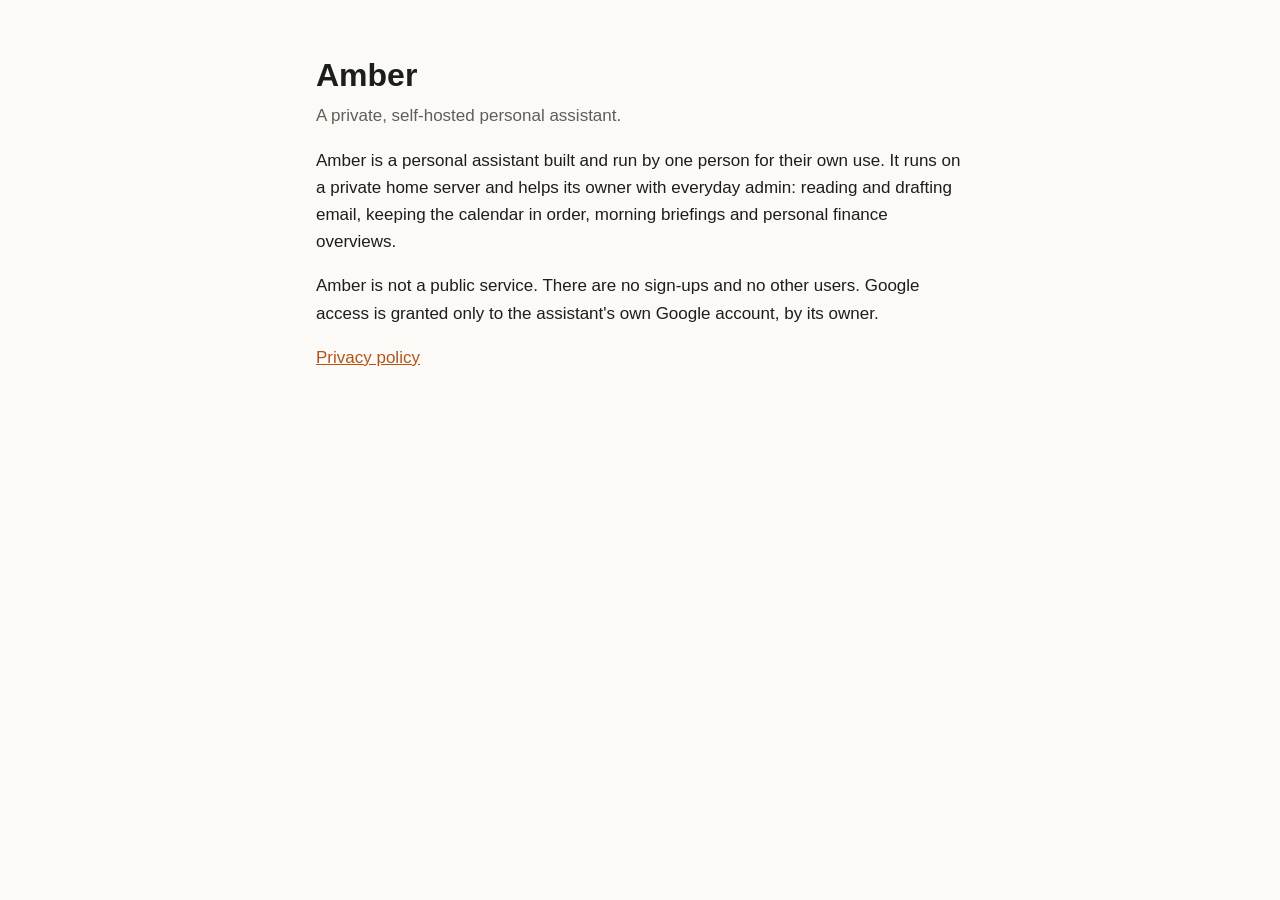
<file: index.html>
<!doctype html>
<html lang="en">
<head>
<meta charset="utf-8">
<meta name="viewport" content="width=device-width, initial-scale=1">
<title>Amber</title>
<link rel="stylesheet" href="style.css">
</head>
<body>
<main>
<h1>Amber</h1>
<p class="lede">A private, self-hosted personal assistant.</p>
<p>Amber is a personal assistant built and run by one person for their own use. It runs on a private home server and helps its owner with everyday admin: reading and drafting email, keeping the calendar in order, morning briefings and personal finance overviews.</p>
<p>Amber is not a public service. There are no sign-ups and no other users. Google access is granted only to the assistant's own Google account, by its owner.</p>
<p><a href="privacy.html">Privacy policy</a></p>
</main>
</body>
</html>
</file>
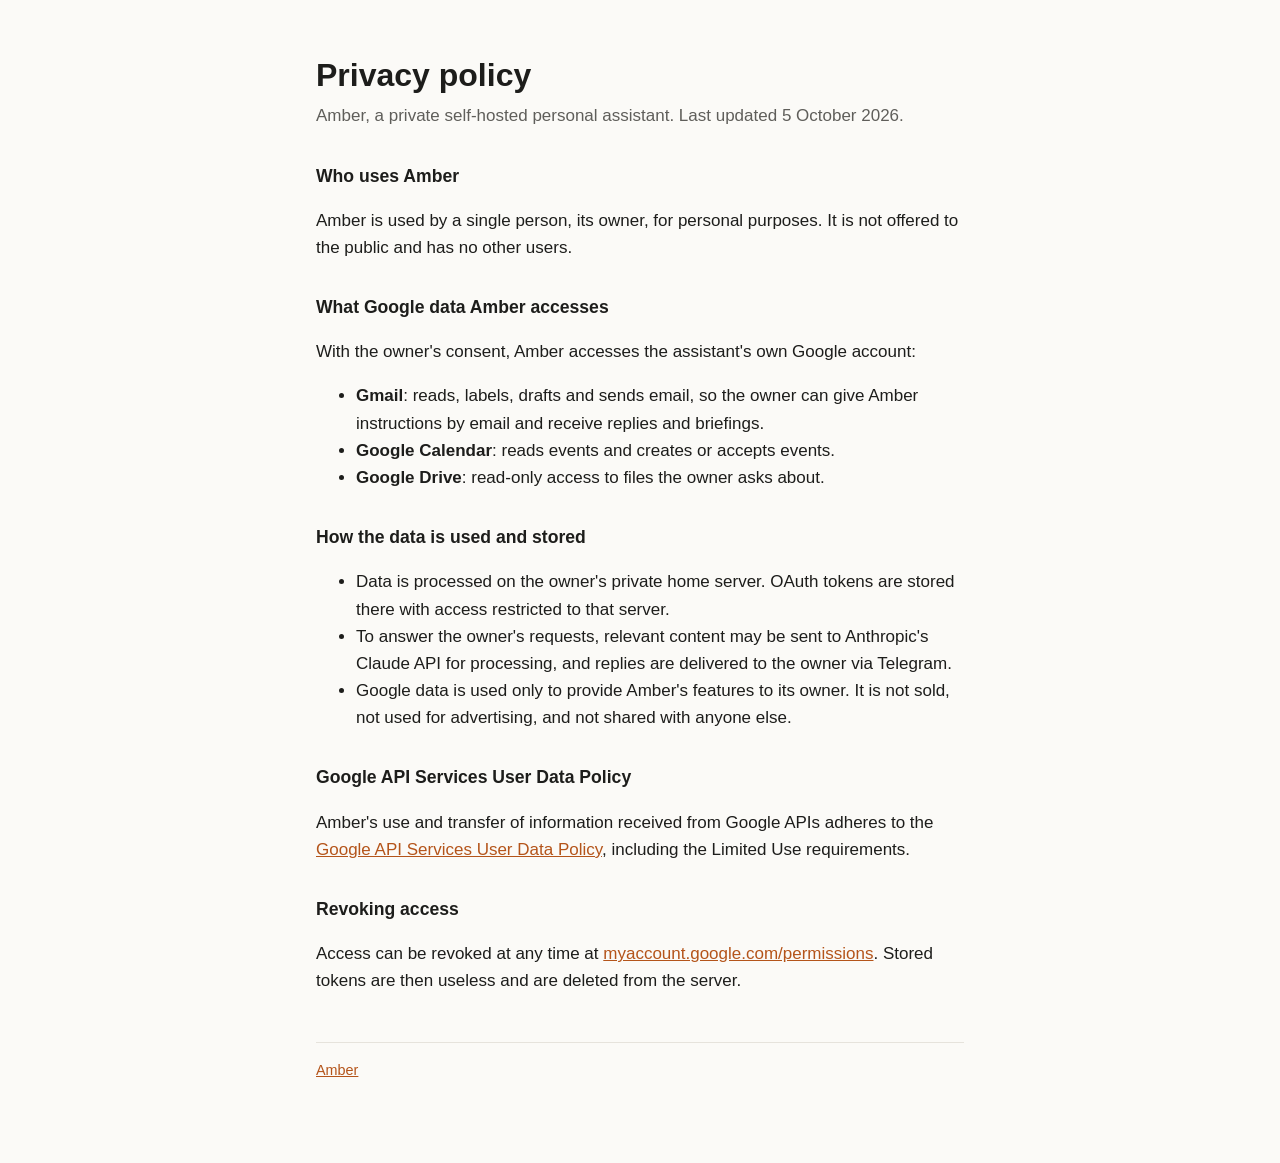
<file: privacy.html>
<!doctype html>
<html lang="en">
<head>
<meta charset="utf-8">
<meta name="viewport" content="width=device-width, initial-scale=1">
<title>Amber Privacy Policy</title>
<link rel="stylesheet" href="style.css">
</head>
<body>
<main>
<h1>Privacy policy</h1>
<p class="lede">Amber, a private self-hosted personal assistant. Last updated 5 October 2026.</p>

<h2>Who uses Amber</h2>
<p>Amber is used by a single person, its owner, for personal purposes. It is not offered to the public and has no other users.</p>

<h2>What Google data Amber accesses</h2>
<p>With the owner's consent, Amber accesses the assistant's own Google account:</p>
<ul>
<li><strong>Gmail</strong>: reads, labels, drafts and sends email, so the owner can give Amber instructions by email and receive replies and briefings.</li>
<li><strong>Google Calendar</strong>: reads events and creates or accepts events.</li>
<li><strong>Google Drive</strong>: read-only access to files the owner asks about.</li>
</ul>

<h2>How the data is used and stored</h2>
<ul>
<li>Data is processed on the owner's private home server. OAuth tokens are stored there with access restricted to that server.</li>
<li>To answer the owner's requests, relevant content may be sent to Anthropic's Claude API for processing, and replies are delivered to the owner via Telegram.</li>
<li>Google data is used only to provide Amber's features to its owner. It is not sold, not used for advertising, and not shared with anyone else.</li>
</ul>

<h2>Google API Services User Data Policy</h2>
<p>Amber's use and transfer of information received from Google APIs adheres to the <a href="https://developers.google.com/terms/api-services-user-data-policy">Google API Services User Data Policy</a>, including the Limited Use requirements.</p>

<h2>Revoking access</h2>
<p>Access can be revoked at any time at <a href="https://myaccount.google.com/permissions">myaccount.google.com/permissions</a>. Stored tokens are then useless and are deleted from the server.</p>

<footer><a href="index.html">Amber</a></footer>
</main>
</body>
</html>
</file>
<file: style.css>
:root{--bg:#fbfaf7;--fg:#1d1d1b;--muted:#5f5e5a;--accent:#b4541a;--rule:#e6e3dc}
@media (prefers-color-scheme:dark){:root{--bg:#161614;--fg:#ecebe6;--muted:#a3a19a;--accent:#e08a4f;--rule:#2c2b28}}
*{box-sizing:border-box}
body{margin:0;background:var(--bg);color:var(--fg);font:17px/1.6 -apple-system,BlinkMacSystemFont,"Segoe UI",Roboto,sans-serif}
main{max-width:680px;margin:0 auto;padding:56px 16px 80px}
h1{font-size:2rem;line-height:1.2;margin:0 0 8px}
h2{font-size:1.1rem;margin:32px 0 8px}
p,li{color:var(--fg)}
.lede{color:var(--muted);margin-top:0}
a{color:var(--accent)}
footer{margin-top:48px;padding-top:16px;border-top:1px solid var(--rule);color:var(--muted);font-size:.9rem}
</file>
